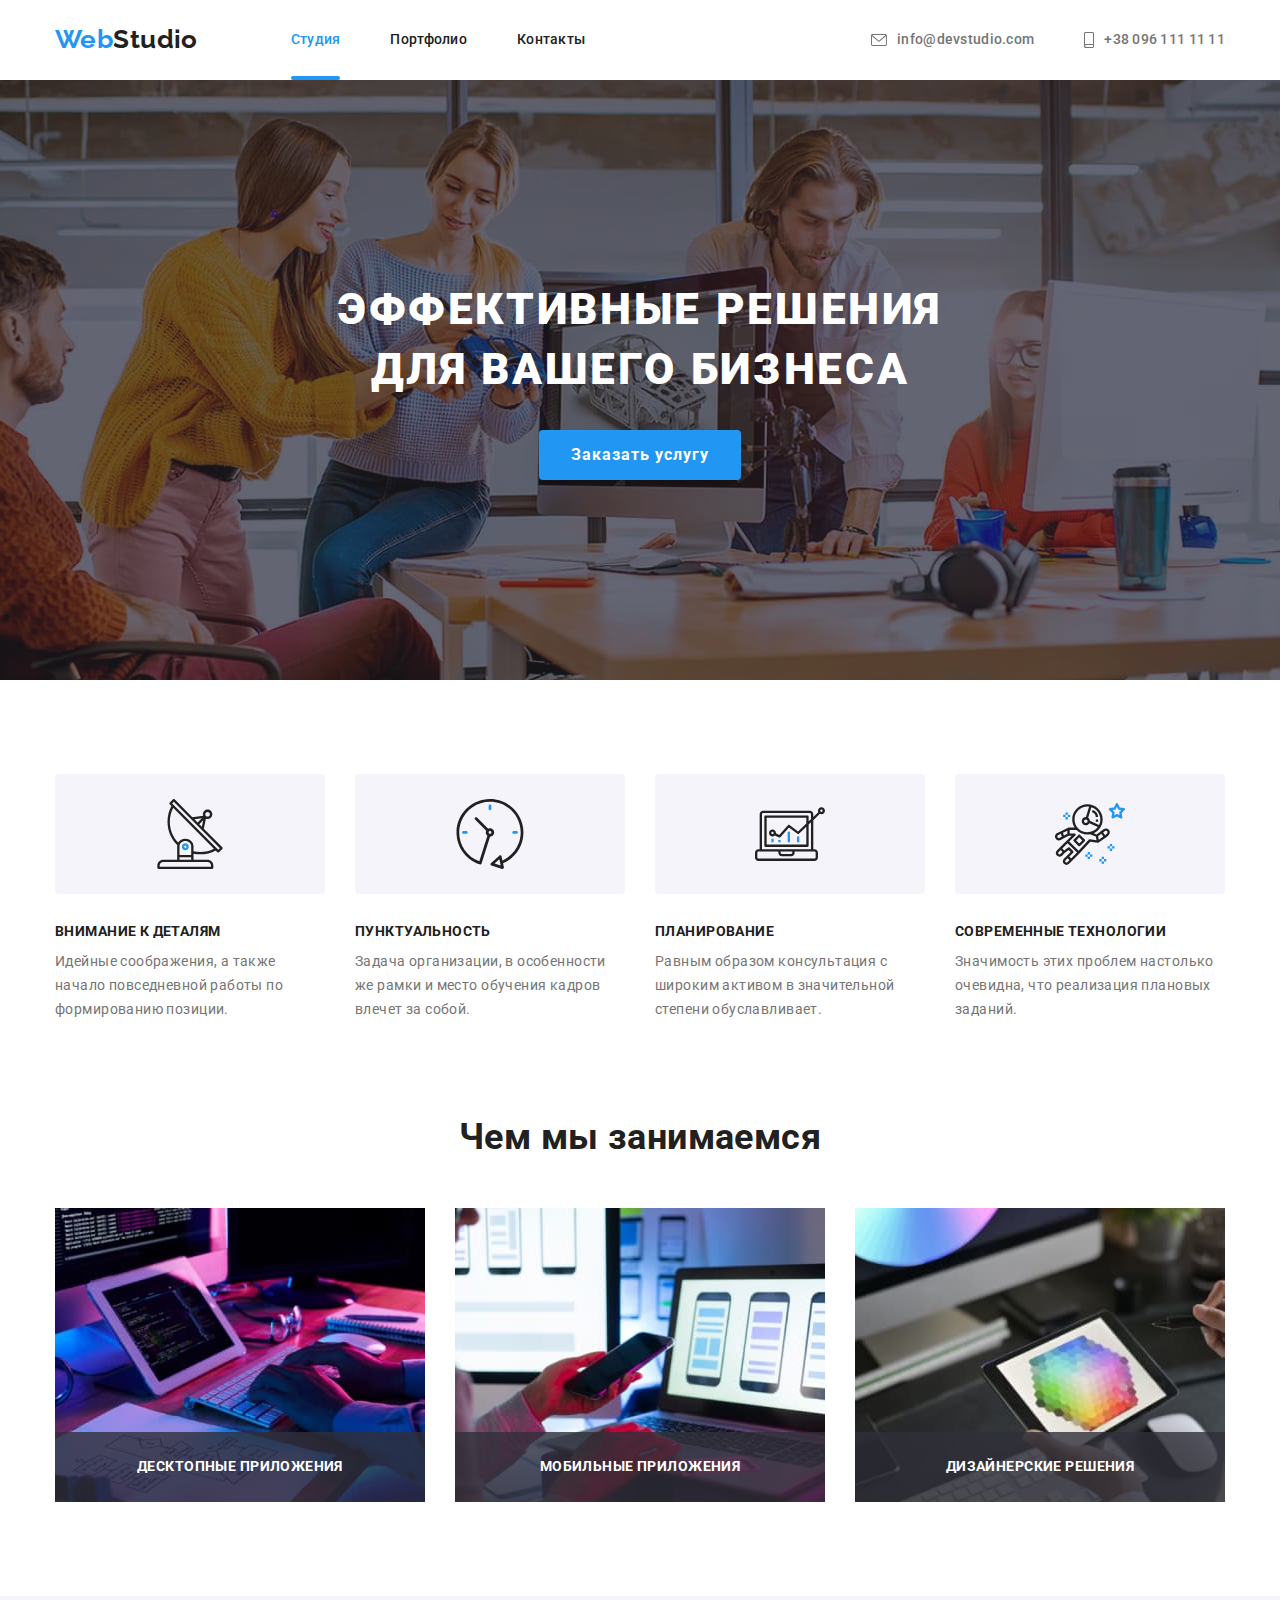
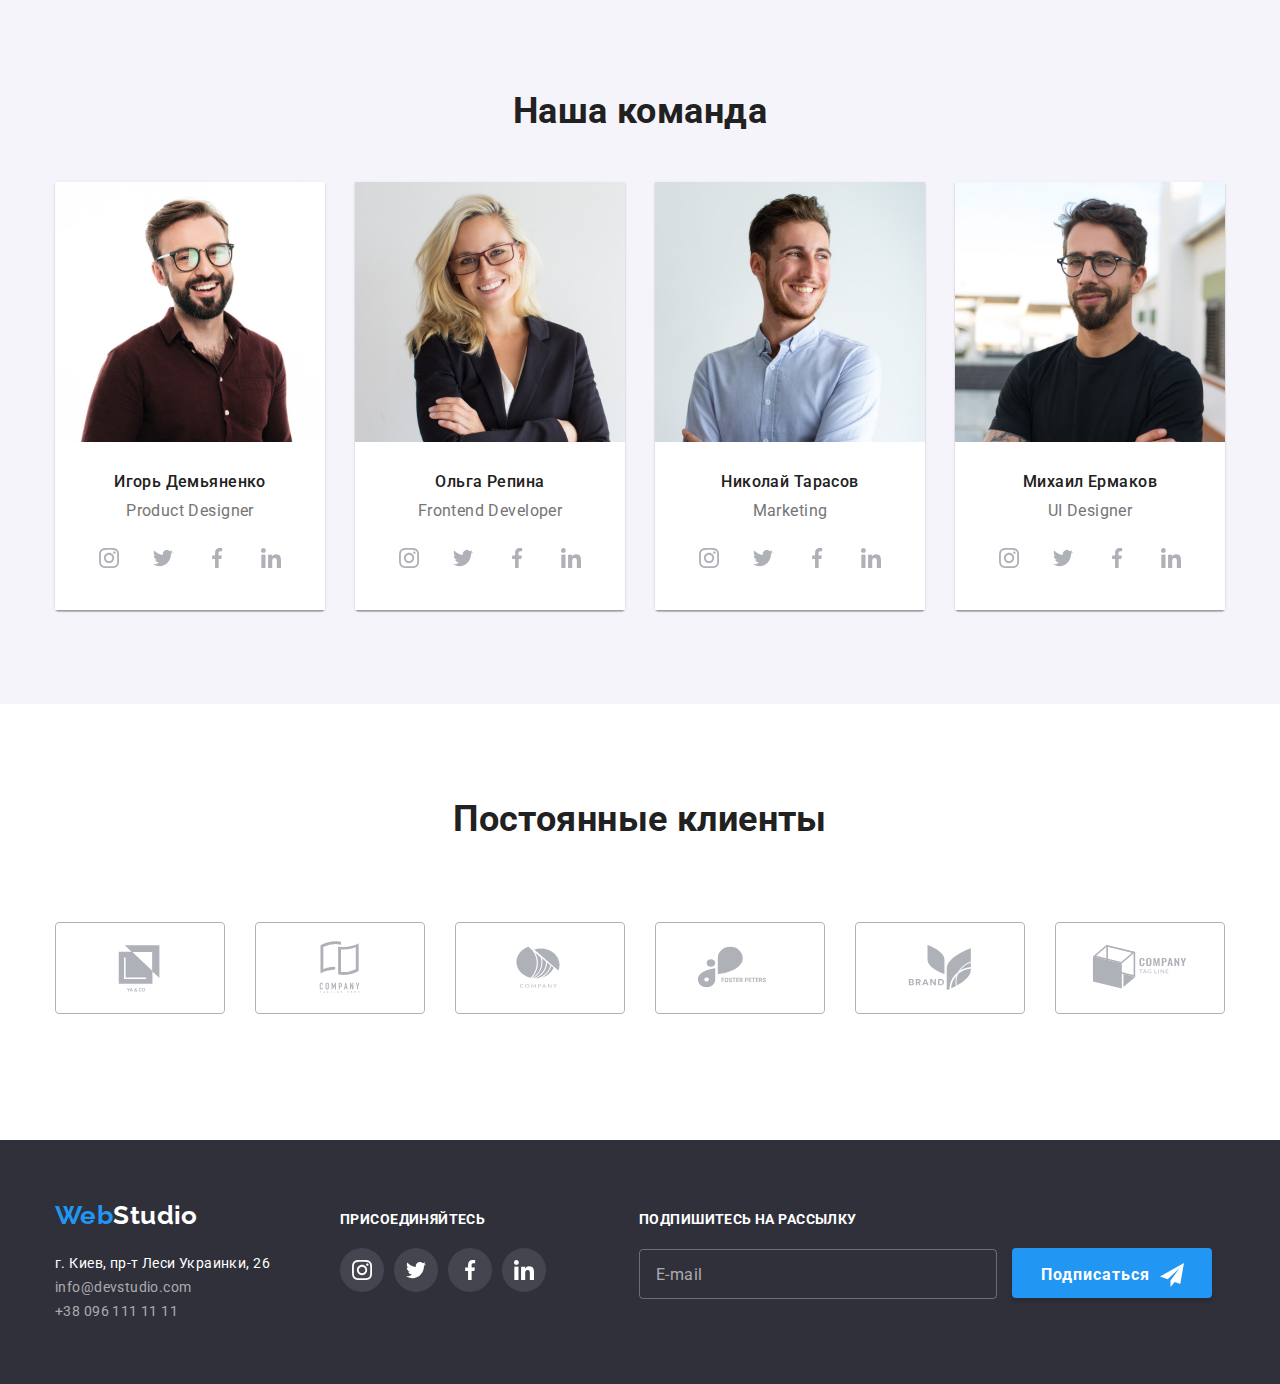
<file: index.html>
<!DOCTYPE html>
<html lang="ru">
  <head>
    <meta charset="UTF-8" />
    <meta http-equiv="X-UA-Compatible" content="IE=edge" />
    <meta name="viewport" content="width=device-width, initial-scale=1.0" />
    <title>Главная страница WebStudio</title>
    <link rel="preconnect" href="https://fonts.googleapis.com" />
    <link rel="preconnect" href="https://fonts.gstatic.com" crossorigin />
    <link
      href="https://fonts.googleapis.com/css2?family=Raleway:wght@700&family=Roboto:wght@400;500;700;900&display=swap"
      rel="stylesheet"
    />
    <link
      rel="stylesheet"
      href="https://cdnjs.cloudflare.com/ajax/libs/modern-normalize/1.1.0/modern-normalize.min.css"
    />
    <link rel="stylesheet" href="./css/styles.css" />
  </head>

  <body>
    <!--Шапка -->
    <header class="section-header">
      <div class="container header">
        <a class="logo link header" href="./index.html" lang="en">
          Web<span class="studio" lang="en">Studio</span>
        </a>
        <nav>
          <ul class="site-nav list">
            <li class="item"><a class="link current" href="">Студия</a></li>
            <li class="item"><a class="link next" href="./portfolio.html">Портфолио</a></li>
            <li class="item"><a class="link next" href="">Контакты</a></li>
          </ul>
        </nav>
        <ul class="contacts list">
          <li class="item contacts">
            <a class="contacts link" href="malito:info@devstudio.com">
              <svg class="icon-envelope" width="16" height="12">
                <use href="./images/webstudio/symbol-defs.svg#icon-envelope"></use></svg
              >info@devstudio.com
            </a>
          </li>
          <li class="item contacts">
            <a class="contacts link" href="tel:+380961111111"
              ><svg class="icon-smartphone" width="10" height="16">
                <use href="./images/webstudio/symbol-defs.svg#icon-smartphone"></use>
              </svg>
              +38 096 111 11 11</a
            >
          </li>
        </ul>
      </div>
    </header>
    <main>
      <!--Эффективные решения для вашего бизнеса-->
      <section class="section hero">
        <h1 class="hero-title">
          Эффективные решения<br />
          для вашего бизнеса
        </h1>
        <button class="button primary" type="button" data-modal-open>Заказать услугу</button>
      </section>
      <!--Наши преимущества-->
      <section class="section benefits">
        <div class="container">
          <h2 class="title-never">Наши преимущества</h2>
          <ul class="list benefits">
            <li class="item benefits">
              <div class="icon-background">
                <svg width="70" height="70">
                  <use href="./images/webstudio/symbol-defs.svg#icon-antenna"></use>
                </svg>
              </div>
              <h3 class="title-benefits">Внимание к деталям</h3>
              <p>
                Идейные соображения, а также начало повседневной работы по формированию позиции.
              </p>
            </li>
            <li class="item benefits">
              <div class="icon-background">
                <svg width="70" height="70">
                  <use href="./images/webstudio/symbol-defs.svg#icon-clock"></use>
                </svg>
              </div>
              <h3 class="title-benefits">Пунктуальность</h3>
              <p>
                Задача организации, в особенности же рамки и место обучения кадров влечет за собой.
              </p>
            </li>
            <li class="item benefits">
              <div class="icon-background">
                <svg width="70" height="70">
                  <use href="./images/webstudio/symbol-defs.svg#icon-diagram"></use>
                </svg>
              </div>
              <h3 class="title-benefits">Планирование</h3>
              <p>
                Равным образом консультация с широким активом в значительной степени обуславливает.
              </p>
            </li>
            <li class="item benefits">
              <div class="icon-background">
                <svg width="70" height="70">
                  <use href="./images/webstudio/symbol-defs.svg#icon-astronaut"></use>
                </svg>
              </div>
              <h3 class="title-benefits">Современные технологии</h3>
              <p>Значимость этих проблем настолько очевидна, что реализация плановых заданий.</p>
            </li>
          </ul>
        </div>
      </section>
      <!--Чем мы занимаемся-->
      <section class="section work">
        <div class="container">
          <h2 class="title work">Чем мы занимаемся</h2>
          <ul class="list work">
            <li class="item work">
              <img class="image" src="./images/webstudio/work1.jpg" alt="Верстка" width="370" />
              <div class="title-thumb">
                <h3 class="title image">Десктопные приложения</h3>
              </div>
            </li>
            <li class="item work">
              <img class="image" src="./images/webstudio/work2.jpg" alt="Дизайн" width="370" />
              <div class="title-thumb">
                <h3 class="title image">Мобильные приложения</h3>
              </div>
            </li>
            <li class="item work">
              <img class="image" src="./images/webstudio/work3.jpg" alt="Оформление" width="370" />
              <div class="title-thumb">
                <h3 class="title image">Дизайнерские решения</h3>
              </div>
            </li>
          </ul>
        </div>
      </section>
      <!--Наша команда-->
      <section class="section team">
        <div class="container">
          <h2 class="title team">Наша команда</h2>
          <ul class="list team">
            <li class="item team">
              <img
                src="./images/webstudio/productd.jpg"
                class="img"
                alt="Дизайнер продукта"
                width="270"
              />
              <div class="conteiner-team">
                <h3 class="title name">Игорь Демьяненко</h3>
                <p class="text-team" lang="en">Product Designer</p>
                <ul class="social-list">
                  <li class="social-item">
                    <a href="" class="social link">
                      <svg class="social-icon" width="20" height="20">
                        <use href="./images/webstudio/symbol-defs.svg#icon-instagram"></use>
                      </svg>
                    </a>
                  </li>
                  <li class="social-item">
                    <a href="" class="social link">
                      <svg class="social-icon" width="20" height="20">
                        <use href="./images/webstudio/symbol-defs.svg#icon-twitter"></use>
                      </svg>
                    </a>
                  </li>
                  <li class="social-item">
                    <a href="" class="social link">
                      <svg class="social-icon" width="20" height="20">
                        <use href="./images/webstudio/symbol-defs.svg#icon-facebook"></use>
                      </svg>
                    </a>
                  </li>
                  <li class="social-item">
                    <a href="" class="social link">
                      <svg class="social-icon" width="20" height="20">
                        <use href="./images/webstudio/symbol-defs.svg#icon-linkedin"></use>
                      </svg>
                    </a>
                  </li>
                </ul>
              </div>
            </li>
            <li class="item team">
              <img src="./images/webstudio/frontend.jpg" class="img" alt="Фронт-енд" width="270" />
              <div class="conteiner-team">
                <h3 class="title name">Ольга Репина</h3>
                <p class="text-team" lang="en">Frontend Developer</p>
                <ul class="social-list">
                  <li class="social-item">
                    <a href="" class="social link">
                      <svg class="social-icon" width="20" height="20">
                        <use href="./images/webstudio/symbol-defs.svg#icon-instagram"></use>
                      </svg>
                    </a>
                  </li>
                  <li class="social-item">
                    <a href="" class="social link">
                      <svg class="social-icon" width="20" height="20">
                        <use href="./images/webstudio/symbol-defs.svg#icon-twitter"></use>
                      </svg>
                    </a>
                  </li>
                  <li class="social-item">
                    <a href="" class="social link">
                      <svg class="social-icon" width="20" height="20">
                        <use href="./images/webstudio/symbol-defs.svg#icon-facebook"></use>
                      </svg>
                    </a>
                  </li>
                  <li class="social-item">
                    <a href="" class="social link">
                      <svg class="social-icon" width="20" height="20">
                        <use href="./images/webstudio/symbol-defs.svg#icon-linkedin"></use>
                      </svg>
                    </a>
                  </li>
                </ul>
              </div>
            </li>
            <li class="item team">
              <img
                src="./images/webstudio/marketing.jpg"
                class="img"
                alt="Маркетолог"
                width="270"
              />
              <div class="conteiner-team">
                <h3 class="title name">Николай Тарасов</h3>
                <p class="text-team" lang="en">Marketing</p>
                <ul class="social-list">
                  <li class="social-item">
                    <a href="" class="social link">
                      <svg class="social-icon" width="20" height="20">
                        <use href="./images/webstudio/symbol-defs.svg#icon-instagram"></use>
                      </svg>
                    </a>
                  </li>
                  <li class="social-item">
                    <a href="" class="social link">
                      <svg class="social-icon" width="20" height="20">
                        <use href="./images/webstudio/symbol-defs.svg#icon-twitter"></use>
                      </svg>
                    </a>
                  </li>
                  <li class="social-item">
                    <a href="" class="social link">
                      <svg class="social-icon" width="20" height="20">
                        <use href="./images/webstudio/symbol-defs.svg#icon-facebook"></use>
                      </svg>
                    </a>
                  </li>
                  <li class="social-item">
                    <a href="" class="social link">
                      <svg class="social-icon" width="20" height="20">
                        <use href="./images/webstudio/symbol-defs.svg#icon-linkedin"></use>
                      </svg>
                    </a>
                  </li>
                </ul>
              </div>
            </li>
            <li class="item team">
              <img src="./images/webstudio/uid.jpg" class="img" alt="Дизайнер" width="270" />
              <div class="conteiner-team">
                <h3 class="title name">Михаил Ермаков</h3>
                <p class="text-team" lang="en">UI Designer</p>
                <ul class="social-list">
                  <li class="social-item">
                    <a href="" class="social link">
                      <svg class="social-icon" width="20" height="20">
                        <use href="./images/webstudio/symbol-defs.svg#icon-instagram"></use>
                      </svg>
                    </a>
                  </li>
                  <li class="social-item">
                    <a href="" class="social link">
                      <svg class="social-icon" width="20" height="20">
                        <use href="./images/webstudio/symbol-defs.svg#icon-twitter"></use>
                      </svg>
                    </a>
                  </li>
                  <li class="social-item">
                    <a href="" class="social link">
                      <svg class="social-icon" width="20" height="20">
                        <use href="./images/webstudio/symbol-defs.svg#icon-facebook"></use>
                      </svg>
                    </a>
                  </li>
                  <li class="social-item">
                    <a href="" class="social link">
                      <svg class="social-icon" width="20" height="20">
                        <use href="./images/webstudio/symbol-defs.svg#icon-linkedin"></use>
                      </svg>
                    </a>
                  </li>
                </ul>
              </div>
            </li>
          </ul>
        </div>
      </section>
      <!-- Клиенты-->
      <section class="section clients">
        <div class="container">
          <h2 class="title clients">Постоянные клиенты</h2>
          <ul class="list clients">
            <li class="item clients">
              <a href="" class="link clients">
                <svg width="106" height="60" class="icon-clients">
                  <use href="./images/webstudio/symbol-defs.svg#icon-Logo1"></use>
                </svg>
              </a>
            </li>

            <li class="item clients">
              <a href="" class="link clients">
                <svg width="106" height="60" class="icon-clients">
                  <use href="./images/webstudio/symbol-defs.svg#icon-Logo2"></use>
                </svg>
              </a>
            </li>
            <li class="item clients">
              <a href="" class="link clients">
                <svg width="106" height="60" class="icon-clients">
                  <use href="./images/webstudio/symbol-defs.svg#icon-Logo3"></use>
                </svg>
              </a>
            </li>
            <li class="item clients">
              <a href="" class="link clients">
                <svg width="106" height="60" class="icon-clients">
                  <use href="./images/webstudio/symbol-defs.svg#icon-Logo4"></use>
                </svg>
              </a>
            </li>
            <li class="item clients">
              <a href="" class="link clients">
                <svg width="106" height="60" class="icon-clients">
                  <use href="./images/webstudio/symbol-defs.svg#icon-Logo5"></use>
                </svg>
              </a>
            </li>
            <li class="item clients">
              <a href="" class="link clients">
                <svg width="106" height="60" class="icon-clients">
                  <use href="./images/webstudio/symbol-defs.svg#icon-Logo6"></use>
                </svg>
              </a>
            </li>
          </ul>
        </div>
      </section>
    </main>
    <!--Футер-->
    <footer class="section footer">
      <div class="container flex footer">
        <div>
          <a class="logo link footer" href="./index.html">
            Web<span class="studio-sup">Studio</span>
          </a>
          <address class="address">
            <ul class="contacts-sup list">
              <li>
                <a
                  class="location link"
                  href="https://bit.ly/3pXMvUd"
                  target="_blank"
                  rel="noreferrer noopener"
                  >г. Киев, пр-т Леси Украинки, 26</a
                >
              </li>
              <li>
                <a class="contacts link" href="malito:info@devstudio.com"> info@devstudio.com</a>
              </li>
              <li>
                <a class="contacts link" href="tel:+380961111111">+38 096 111 11 11</a>
              </li>
            </ul>
          </address>
        </div>
        <div class="social-link">
          <h2 class="title social">присоединяйтесь</h2>
          <ul class="social-list footer">
            <li class="social-item">
              <a href="" class="social-link-footer link">
                <svg class="social-icon" width="20" height="20">
                  <use href="./images/webstudio/symbol-defs.svg#icon-instagram"></use>
                </svg>
              </a>
            </li>
            <li class="social-item">
              <a href="" class="social-link-footer link">
                <svg class="social-icon" width="20" height="20">
                  <use href="./images/webstudio/symbol-defs.svg#icon-twitter"></use>
                </svg>
              </a>
            </li>
            <li class="social-item">
              <a href="" class="social-link-footer link">
                <svg class="social-icon" width="20" height="20">
                  <use href="./images/webstudio/symbol-defs.svg#icon-facebook"></use>
                </svg>
              </a>
            </li>
            <li class="social-item">
              <a href="" class="social-link-footer link">
                <svg class="social-icon" width="20" height="20">
                  <use href="./images/webstudio/symbol-defs.svg#icon-linkedin"></use>
                </svg>
              </a>
            </li>
          </ul>
        </div>
        <div class="footer form">
          <h2 class="title form">Подпишитесь на рассылку</h2>
          <form class="footer-form">
            <label>
              <input class="footer-input" type="email" name="email" placeholder="E-mail" />
            </label>
            <button class="footer-submit" type="submit">
              <span class="footer-button"
                >Подписаться
                <svg width="24" height="24" class="icon-footer-form">
                  <use href="./images/webstudio/symbol-defs.svg#icon-icon-send"></use>
                </svg>
              </span>
            </button>
          </form>
        </div>
      </div>
    </footer>
    <div class="backdrop is-hidden" data-modal>
      <div class="modal">
        <p></p>
        <button class="button-closed" data-modal-close type="button">
          <svg class="closed-icon" width="18" height="18">
            <use href="./images/webstudio/symbol-defs.svg#icon-close-black"></use>
          </svg>
        </button>

        <strong class="text-modal">Оставьте свои данные, мы вам перезвоним</strong>
        <form class="user-form">
          <label class="user-info" for="name">
            <span class="user-text">Имя</span>
            <input class="form-input" type="text" name="name" id="name" />
            <svg class="form-icon" width="12" height="12">
              <use href="./images/webstudio/symbol-defs.svg#icon-client"></use>
            </svg>
          </label>

          <label class="user-info" for="tel">
            <span class="user-text">Телефон</span>
            <input class="form-input" type="tel" name="tel" id="tel" />
            <svg class="form-icon" width="13" height="13">
              <use href="./images/webstudio/symbol-defs.svg#icon-tel"></use>
            </svg>
          </label>

          <label class="user-info" for="email">
            <span class="user-text">Почта</span>
            <input class="form-input" type="email" name="email" id="email" />
            <svg class="form-icon" width="15" height="12">
              <use href="./images/webstudio/symbol-defs.svg#icon-email"></use>
            </svg>
          </label>

          <label>
            <span class="user-text">Комментарий</span>
            <textarea class="textarea" name="coments" placeholder="Введите текст"></textarea>
          </label>

          <label class="form-policity-group" for="agree">
            <input
              class="checkbox visually-hidden"
              type="checkbox"
              name="checkbox"
              value="agree"
              id="agree"
            />
            <span class="custom-checkbox">
              <svg class="custom-checkbox-icon" width="16" height="15">
                <use href="./images/webstudio/symbol-defs.svg#icon-agree"></use>
              </svg>
            </span>
            <span class="form-policity-text"
              >Соглашаюсь с рассылкой и принимаю
              <a class="form-policity-terms" href="">Условия договора</a>
            </span>
          </label>
          <button class="button-submit" type="submit">Отправить</button>
        </form>
      </div>
    </div>
    <script src="./modal.js"></script>
  </body>
</html>
</file>
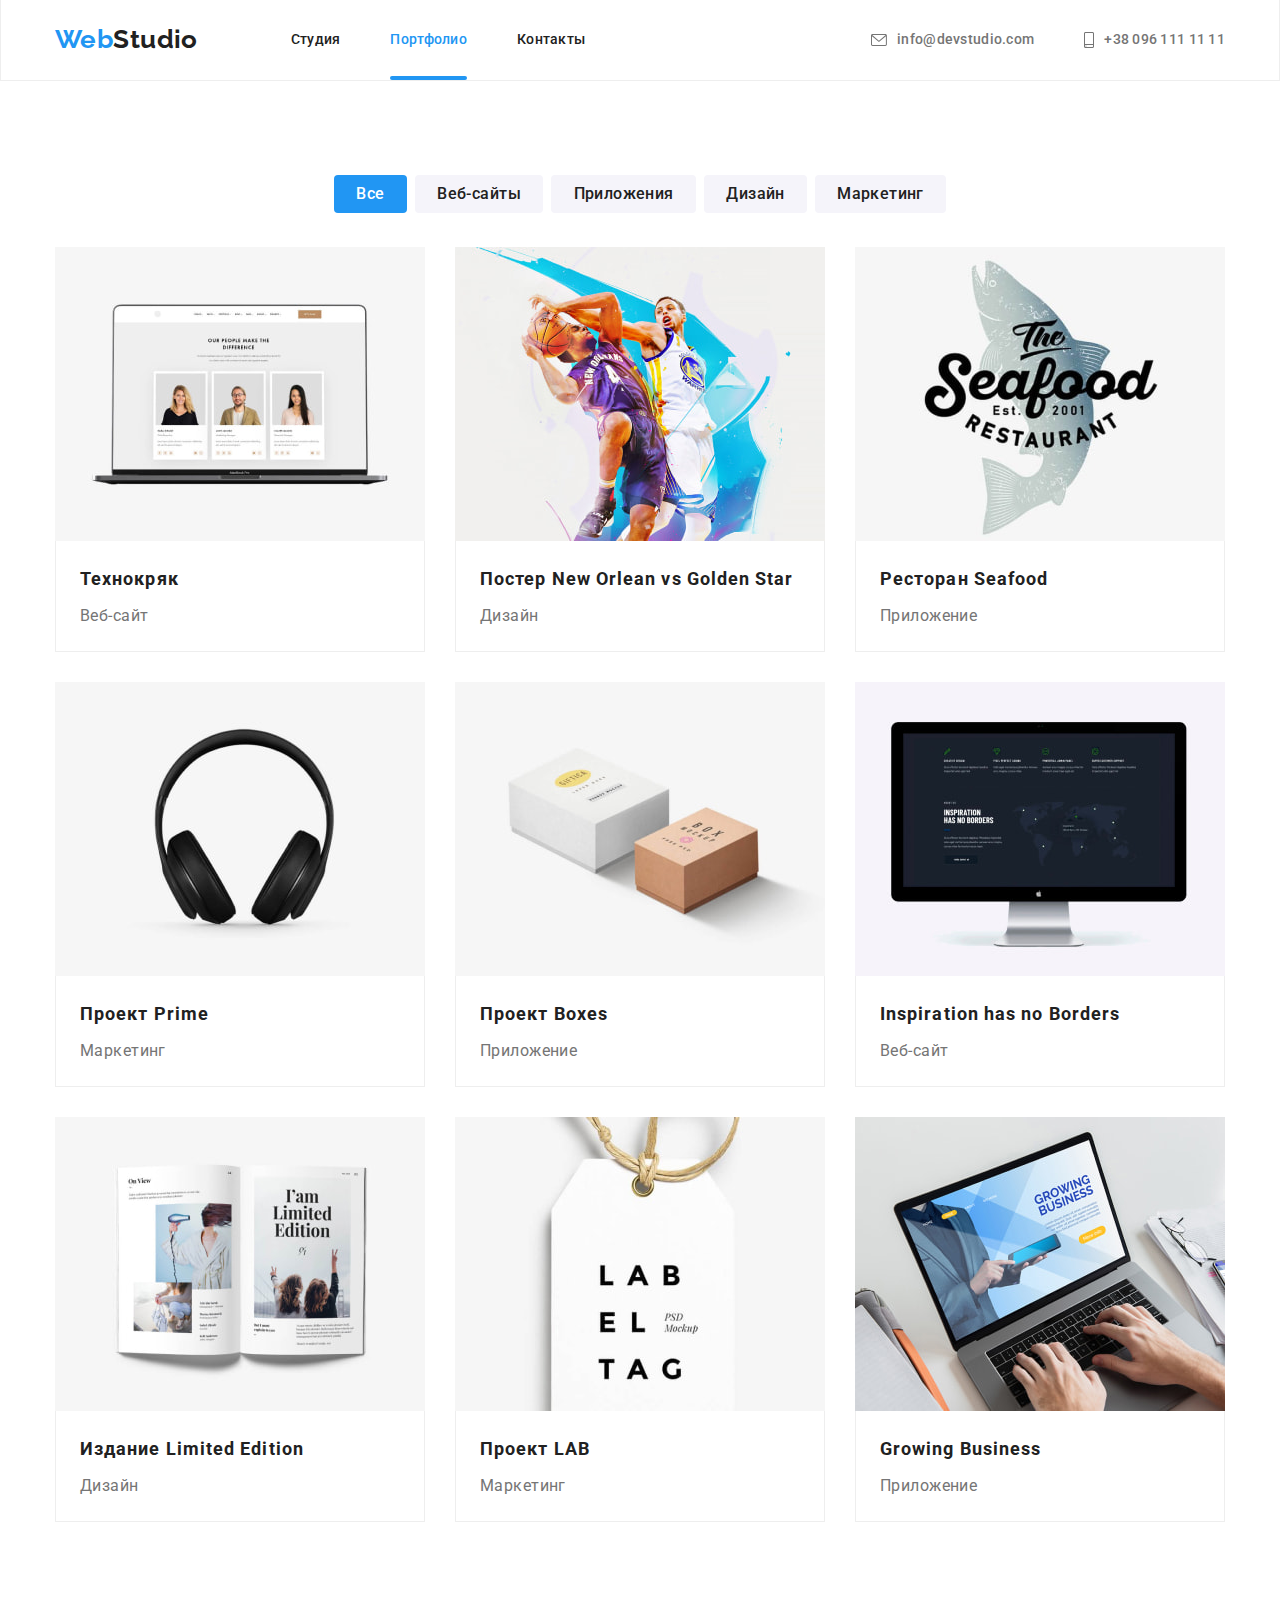
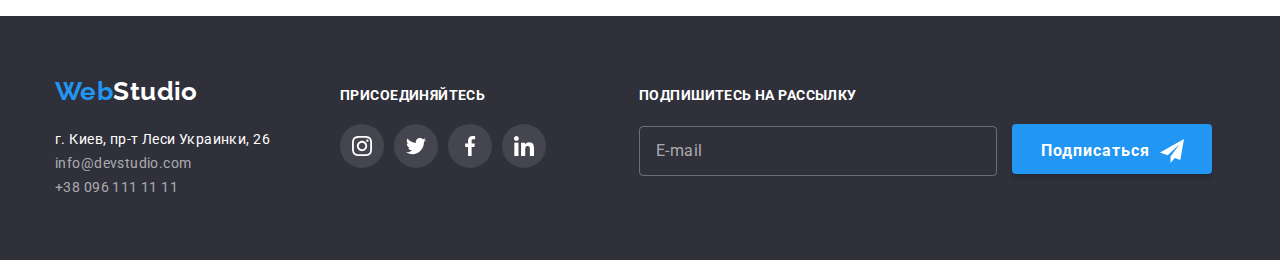
<file: portfolio.html>
<!DOCTYPE html>
<html lang="ru">
  <head>
    <meta charset="UTF-8" />
    <meta http-equiv="X-UA-Compatible" content="IE=edge" />
    <meta name="viewport" content="width=device-width, initial-scale=1.0" />
    <title>Портфолио</title>
    <link rel="preconnect" href="https://fonts.googleapis.com" />
    <link rel="preconnect" href="https://fonts.gstatic.com" crossorigin />
    <link
      href="https://fonts.googleapis.com/css2?family=Raleway:wght@700&family=Roboto:wght@400;500;700;900&display=swap"
      rel="stylesheet"
    />
    <link
      rel="stylesheet"
      href="https://cdnjs.cloudflare.com/ajax/libs/modern-normalize/1.1.0/modern-normalize.min.css"
    />
    <link rel="stylesheet" href="./css/styles.css" />
  </head>
  <body>
    <!--шапка-->
    <header class="section-header border">
      <div class="container header">
        <a class="logo link header" href="./index.html" lang="en">
          Web<span class="studio" lang="en">Studio</span>
        </a>
        <nav>
          <ul class="site-nav list">
            <li class="item"><a class="link next" href="./index.html">Студия</a></li>
            <li class="item"><a class="link current" href="">Портфолио</a></li>
            <li class="item"><a class="link next" href="">Контакты</a></li>
          </ul>
        </nav>
        <ul class="contacts list">
          <li class="item contacts">
            <a class="contacts link" href="malito:info@devstudio.com">
              <svg class="icon-envelope" width="16" height="12">
                <use href="./images/webstudio/symbol-defs.svg#icon-envelope"></use></svg
              >info@devstudio.com
            </a>
          </li>
          <li class="item contacts">
            <a class="contacts link" href="tel:+380961111111"
              ><svg class="icon-smartphone" width="10" height="16">
                <use href="./images/webstudio/symbol-defs.svg#icon-smartphone"></use>
              </svg>
              +38 096 111 11 11</a
            >
          </li>
        </ul>
      </div>
    </header>
    <main>
      <!--Фильтр и примеры работ-->
      <section class="section post">
        <div class="container">
          <h1 class="title-never">Перечень услуг</h1>
          <ul class="list filtr">
            <li class="item-filtr">
              <button class="button current all" type="button">Все</button>
            </li>
            <li class="item-filtr"><button class="button veb" type="button">Веб-сайты</button></li>
            <li class="item-filtr">
              <button class="button prog" type="button">Приложения</button>
            </li>
            <li class="item-filtr"><button class="button dis" type="button">Дизайн</button></li>
            <li class="item-filtr"><button class="button marc" type="button">Маркетинг</button></li>
          </ul>
          <ul class="list post">
            <li class="item">
              <a href="" class="link post">
                <div class="post-image-thumb">
                  <img
                    src="./images/portfolio/img-1.jpg"
                    class="img"
                    width="370"
                    alt="Сайт
                Технокряк"
                  />
                  <div class="card-overlay">
                    <p>
                      Ресурс предлагает комплексные предложения с разным уровнем функционала и
                      сервисов. Все это позволит посетителю получить исчерпывающие сведения о
                      компании или частном лице.
                    </p>
                  </div>
                </div>
                <div class="content border">
                  <h2 class="title portf">Технокряк</h2>
                  <p class="text-portf">Веб-сайт</p>
                </div>
              </a>
            </li>
            <li class="item">
              <a href="" class="link post">
                <div class="post-image-thumb">
                  <img src="./images/portfolio/img-2.jpg" class="img" width="370" alt="Постер" />
                  <div class="card-overlay">
                    <p>
                      Ресурс предлагает комплексные предложения с разным уровнем функционала и
                      сервисов. Все это позволит посетителю получить исчерпывающие сведения о
                      компании или частном лице.
                    </p>
                  </div>
                </div>
                <div class="content border">
                  <h2 class="title portf">Постер New Orlean vs Golden Star</h2>
                  <p class="text-portf">Дизайн</p>
                </div>
              </a>
            </li>
            <li class="item">
              <a href="" class="link post">
                <div class="post-image-thumb">
                  <img
                    src="./images/portfolio/img-3.jpg"
                    class="img"
                    width="370"
                    alt="Приложение
                ресторана"
                  />
                  <div class="card-overlay">
                    <p>
                      Ресурс предлагает комплексные предложения с разным уровнем функционала и
                      сервисов. Все это позволит посетителю получить исчерпывающие сведения о
                      компании или частном лице.
                    </p>
                  </div>
                </div>
                <div class="content border">
                  <h2 class="title portf">Ресторан Seafood</h2>
                  <p class="text-portf">Приложение</p>
                </div>
              </a>
            </li>
            <li class="item">
              <a href="" class="link post">
                <div class="post-image-thumb">
                  <img
                    src="./images/portfolio/img-4.jpg"
                    class="img"
                    width="370"
                    alt="Проект
                маркетинга"
                  />
                  <div class="card-overlay">
                    <p>
                      Ресурс предлагает комплексные предложения с разным уровнем функционала и
                      сервисов. Все это позволит посетителю получить исчерпывающие сведения о
                      компании или частном лице.
                    </p>
                  </div>
                </div>
                <div class="content border">
                  <h2 class="title portf">Проект Prime</h2>
                  <p class="text-portf">Маркетинг</p>
                </div>
              </a>
            </li>
            <li class="item">
              <a href="" class="link post">
                <div class="post-image-thumb">
                  <img
                    src="./images/portfolio/img-5.jpg"
                    class="img"
                    width="370"
                    alt="Приложение"
                  />
                  <div class="card-overlay">
                    <p>
                      Ресурс предлагает комплексные предложения с разным уровнем функционала и
                      сервисов. Все это позволит посетителю получить исчерпывающие сведения о
                      компании или частном лице.
                    </p>
                  </div>
                </div>
                <div class="content border">
                  <h2 class="title portf">Проект Boxes</h2>
                  <p class="text-portf">Приложение</p>
                </div>
              </a>
            </li>
            <li class="item">
              <a href="" class="link post">
                <div class="post-image-thumb">
                  <img src="./images/portfolio/img-6.jpg" class="img" width="370" alt="Сайт" />
                  <div class="card-overlay">
                    <p>
                      Ресурс предлагает комплексные предложения с разным уровнем функционала и
                      сервисов. Все это позволит посетителю получить исчерпывающие сведения о
                      компании или частном лице.
                    </p>
                  </div>
                </div>
                <div class="content border">
                  <h2 class="title portf" lang="en">Inspiration has no Borders</h2>
                  <p class="text-portf">Веб-сайт</p>
                </div>
              </a>
            </li>
            <li class="item">
              <a href="" class="link post">
                <div class="post-image-thumb">
                  <img
                    src="./images/portfolio/img-7.jpg"
                    class="img"
                    alt="Дизайн
                издания"
                  />
                  <div class="card-overlay">
                    <p>
                      Ресурс предлагает комплексные предложения с разным уровнем функционала и
                      сервисов. Все это позволит посетителю получить исчерпывающие сведения о
                      компании или частном лице.
                    </p>
                  </div>
                </div>
                <div class="content border">
                  <h2 class="title portf">Издание Limited Edition</h2>
                  <p class="text-portf">Дизайн</p>
                </div>
              </a>
            </li>
            <li class="item">
              <a href="" class="link post">
                <div class="post-image-thumb">
                  <img src="./images/portfolio/img-8.jpg" class="img" width="370" alt="Проект" />
                  <div class="card-overlay">
                    <p>
                      Ресурс предлагает комплексные предложения с разным уровнем функционала и
                      сервисов. Все это позволит посетителю получить исчерпывающие сведения о
                      компании или частном лице.
                    </p>
                  </div>
                </div>
                <div class="content border">
                  <h2 class="title portf">Проект LAB</h2>
                  <p class="text-portf">Маркетинг</p>
                </div>
              </a>
            </li>
            <li class="item">
              <a href="" class="link post">
                <div class="post-image-thumb">
                  <img
                    src="./images/portfolio/img-9.jpg"
                    class="img"
                    width="370"
                    alt="Приложение"
                  />
                  <div class="card-overlay">
                    <p>
                      Ресурс предлагает комплексные предложения с разным уровнем функционала и
                      сервисов. Все это позволит посетителю получить исчерпывающие сведения о
                      компании или частном лице.
                    </p>
                  </div>
                </div>
                <div class="content border">
                  <h2 class="title portf" lang="en">Growing Business</h2>
                  <p class="text-portf">Приложение</p>
                </div>
              </a>
            </li>
          </ul>
        </div>
      </section>
    </main>
    <!--Футер-->
    <footer class="section footer">
      <div class="container flex footer">
        <div>
          <a class="logo link footer" href="./index.html">
            Web<span class="studio-sup">Studio</span>
          </a>
          <address class="address">
            <ul class="contacts-sup list">
              <li>
                <a
                  class="location link"
                  href="https://bit.ly/3pXMvUd"
                  target="_blank"
                  rel="noreferrer noopener"
                  >г. Киев, пр-т Леси Украинки, 26</a
                >
              </li>
              <li>
                <a class="contacts link" href="malito:info@devstudio.com"> info@devstudio.com</a>
              </li>
              <li>
                <a class="contacts link" href="tel:+380961111111">+38 096 111 11 11</a>
              </li>
            </ul>
          </address>
        </div>
        <div class="social-link">
          <h2 class="title social">присоединяйтесь</h2>
          <ul class="social-list footer">
            <li class="social-item">
              <a href="" class="social-link-footer link">
                <svg class="social-icon" width="20" height="20">
                  <use href="./images/webstudio/symbol-defs.svg#icon-instagram"></use>
                </svg>
              </a>
            </li>
            <li class="social-item">
              <a href="" class="social-link-footer link">
                <svg class="social-icon" width="20" height="20">
                  <use href="./images/webstudio/symbol-defs.svg#icon-twitter"></use>
                </svg>
              </a>
            </li>
            <li class="social-item">
              <a href="" class="social-link-footer link">
                <svg class="social-icon" width="20" height="20">
                  <use href="./images/webstudio/symbol-defs.svg#icon-facebook"></use>
                </svg>
              </a>
            </li>
            <li class="social-item">
              <a href="" class="social-link-footer link">
                <svg class="social-icon" width="20" height="20">
                  <use href="./images/webstudio/symbol-defs.svg#icon-linkedin"></use>
                </svg>
              </a>
            </li>
          </ul>
        </div>
        <div class="footer form">
          <h2 class="title form">Подпишитесь на рассылку</h2>
          <form class="footer-form">
            <label>
              <input class="footer-input" type="email" name="email" placeholder="E-mail" />
            </label>
            <button class="footer-submit" type="submit">
              <span class="footer-button"
                >Подписаться
                <svg width="24" height="24" class="icon-footer-form">
                  <use href="./images/webstudio/symbol-defs.svg#icon-icon-send"></use>
                </svg>
              </span>
            </button>
          </form>
        </div>
      </div>
    </footer>
  </body>
</html>
</file>
<file: css/styles.css>
/* цвет основного текста #757575 */
/* цвет текста вторичный в почте и телефона в хедере #757575 */
/* Эффективные решения для вашего бизнеса цвет текста #FFFFFF */

/* цвет текста чем мы занимаємся #212121 */
/* цвет текста Наша команда #212121 */

/* цвет текста футер адресс #FFFFFF */
/* цвет текста футер е-мейл и телефон color: rgba(255, 255, 255, 0.6) */
/* цвет текста ховер #2196F3 */
:root {
  --primary-text-color: #757575;
  --title-text-color: #212121;
  --accent-color: #2196f3;
  --white-color: #ffffff;
  --second-white-color: #f5f4fa;
  --timing-function: cubic-bezier(0.4, 0, 0.2, 1);
}

body {
  color: var(--primary-text-color);
  font-family: Roboto, helvetica, arial, sans-serif;
  background-color: var(--white-color);
  letter-spacing: 0.03em;
  font-size: 14px;
  line-height: 1.71;
}

h1,
h2,
h3,
h4,
h5,
h6,
p,
ul {
  margin-top: 0;
  margin-bottom: 0;
}
.container {
  width: 1200px;
  padding-left: 15px;
  padding-right: 15px;
  margin: 0 auto;
}
.section {
  padding-top: 94px;
  padding-bottom: 94px;
}
.logo.link.header {
  display: block;
  padding-top: 24px;
  padding-bottom: 25px;
}
/* позиционирование элементов хедера*/
.container.header {
  display: flex;
  align-items: center;
}
.section.hero {
  padding-top: 200px;
  padding-bottom: 200px;
  background-color: #2f303a;

  max-width: 1600px;
  height: 600px;
  margin-left: auto;
  margin-right: auto;
  background-image: linear-gradient(to right, rgba(47, 48, 58, 0.4), rgba(47, 48, 58, 0.4)),
    url('..//images/webstudio/hero.jpg');
  background-repeat: no-repeat;
  background-position: center;
  background-size: cover;

  text-align: center;
}

.section.work {
  padding-top: 0px;
}
.address {
  margin-top: 20px;
}
/*.link.contacts {
  display: inline-block;
  margin-top: 9px;
}*/
.list.filtr {
  display: flex;
  margin-bottom: 34px;
  justify-content: center;
}

.list.filtr .item-filtr + .item-filtr {
  margin-left: 8px;
}
/*Задает расположение на раздел Наши преимущества*/
.list.benefits {
  display: flex;
}
.list.benefits .item + .item {
  margin-left: 30px;
}
/*Задает размер поля для текста в Наши преимущества*/
.list.benefits .item {
  width: 270px;
}
/*Задает расположение на раздел Чем мы занимаемся*/
.list.work {
  display: flex;
}
.list.work .item + .item {
  margin-left: 30px;
}
/*======================
Заголовки картинок в Чем мы занимаемся
========================*/
.title.image {
  color: var(--white-color);
  text-transform: uppercase;
  text-align: center;
}

.title-thumb {
  width: 370px;
  height: 70px;

  background: rgba(47, 48, 58, 0.8);

  display: flex;
  justify-content: center;
  align-items: center;
  bottom: 0;
}
.title-thumb {
  position: absolute;
}
/*Задаем позицию предку для выравнивания заголовка*/
.item.work {
  position: relative;
}
.image {
  display: block;
}
/*==========================================
============================================*/
/*Задает расположение на раздел Наша команда*/
.list.team {
  display: flex;
}
.list.team .item + .item {
  margin-left: 30px;
}
/*Задает расположение в разделе Примеры работ*/
.list.post {
  display: flex;
  flex-wrap: wrap;
}
.list.post .item {
  width: 370px;
  margin-right: 30px;
  margin-bottom: 30px;
}
.list.post .item:nth-child(3n) {
  margin-right: 0px;
}
.list.post .item:nth-last-child(-n + 3) {
  margin-bottom: 0;
}
/*Задает расположение иконок в футере*/
.list.social {
  display: flex;
}

/*Позиционирование текста в карточке портфолио*/
.content {
  padding: 20px 24px;
}
.conteiner-team {
  padding-top: 30px;
  padding-bottom: 30px;
  background-color: #ffffff;
}
.img {
  display: block;
}

/*Рамка для карточек Нашей команды*/
.item.team {
  box-shadow: 0px 1px 3px rgba(0, 0, 0, 0.12), 0px 1px 1px rgba(0, 0, 0, 0.14),
    0px 2px 1px rgba(0, 0, 0, 0.2);
  border-radius: 0px 0px 4px 4px;
}
/*Размещение Иконок в Наших преимуществах*/
/*.item.benefits::before {
  display: block;
  content: '';
  height: 120px;

  margin-bottom: 30px;

  background-color: #f5f4fa;
  background-position: center;
  background-repeat: no-repeat;
  background-size: contain;
}
*/
/* Класс на цвет логотипа*/
.logo {
  color: var(--accent-color);
  font-family: Raleway, sans-serif;
  font-weight: 700;
  font-size: 26px;
  line-height: 1.19;
}

/* Класс на вторую часть логотипа header*/
.studio {
  color: var(--title-text-color);
}
/* Класс вторую часть логотипа в footer */
.studio-sup {
  color: var(--white-color);
}

/* Класс убирает точки в начале списка*/
.list {
  list-style: none;
  padding: 0;
  margin: 0;
}
/* Убирает подчеркивание у ссылок*/
.link {
  text-decoration: none;
}
.link.post {
  color: inherit;
  transition: box-shadow 250ms var(--timing-function);
}

.list.post .item:hover {
  box-shadow: 0px 1px 1px rgba(0, 0, 0, 0.12), 0px 4px 4px rgba(0, 0, 0, 0.06),
    1px 4px 6px rgba(0, 0, 0, 0.16);
}
/* ======================
========Site nav==========*/
.site-nav {
  display: flex;
  margin-left: 93px;

  font-weight: 500;
  /*font-size: 14px;*/
  line-height: 1.14;
  letter-spacing: 0.02em;
}
/*Отступ между пунктами списка в навигации 50px.кроме последнего*/
/*.site-nav .item:not(:last-child) {
  margin-right: 50px;
}*/
.site-nav .item + .item {
  margin-left: 50px;
}

.site-nav .link:hover,
.site-nav .link:focus {
  color: var(--accent-color);
}
.site-nav .link {
  display: block;
  padding-top: 32px;
  padding-bottom: 32px;

  color: var(--title-text-color);

  transition: color 250ms var(--timing-function);
}
/* Нижние подчеркивание текущей страницы*/

.link.current:after {
  content: '';

  position: absolute;
  left: 0;
  bottom: 0;

  display: block;
  width: 100%;
  height: 4px;

  background-color: var(--accent-color);
  border-radius: 2px;
}

/*Добавление эффекта на ссылки навигации*/
.site-nav .link.next {
  position: relative;
}
.link.next::after {
  content: '';

  position: absolute;
  left: 0;
  bottom: 0;

  display: block;
  width: 100%;
  height: 4px;

  background-color: var(--accent-color);
  border-radius: 2px;
  transform: scaleX(0);
  transition: transform 250ms var(--timing-function);
}
.link.next:hover::after {
  transform: scaleX(1);
}

/* Подсветка текущей страницы*/
.site-nav .link.current {
  color: var(--accent-color);
  position: relative;
}

/*============================
==============================*/
/* hero*/
.hero-title {
  /*margin-top: 0;*/
  margin-bottom: 30px;

  color: var(--white-color);
  font-weight: 900;
  font-size: 44px;
  line-height: 1.36;
  letter-spacing: 0.06em;
  text-transform: uppercase;
}

/* section */
.title {
  color: var(--title-text-color);
  font-weight: 700;
  font-size: inherit;
  line-height: 1.14;
  /*text-transform: uppercase;*/
}
.title-benefits {
  color: var(--title-text-color);
  font-weight: 700;
  font-size: inherit;
  line-height: 1.14;
  text-transform: uppercase;

  /*margin-top: 0;*/
  margin-bottom: 10px;
}
.title.social {
  color: var(--white-color);
  text-transform: uppercase;
  margin-bottom: 20px;
}

/* Класс скрывает семантический заголовок*/
.title-never {
  position: absolute;
  width: 1px;
  height: 1px;
  margin: -1px;
  border: 0;
  padding: 0;

  white-space: nowrap;
  clip-path: inset(100%);
  clip: rect(0 0 0 0);
  overflow: hidden;
}
/*.text-benefits {
  font-size: 14px;
  line-height: 1.71;
}*/
.text-team {
  font-size: 16px;
  line-height: 1.19;
  text-align: center;
}
.text-portf {
  font-size: 16px;
  line-height: 1.88;
}
.title.work,
.title.team,
.title.clients {
  margin-bottom: 50px;
  font-weight: 700;
  font-size: 36px;
  line-height: 1.17;
  text-align: center;
}
/*.title.team {
  font-weight: 700;
  font-size: 36px;
  line-height: 1.17;
  text-align: center;
}*/
.title.name {
  font-weight: 500;
  font-size: 16px;
  line-height: 1.19;
  margin-bottom: 10px;
  text-align: center;
}
.title.portf {
  font-weight: 700;
  font-size: 18px;
  line-height: 2;
  letter-spacing: 0.06em;

  margin-bottom: 4px;
}

/*Button*/
.button {
  display: inline-block;
  border: none;
  padding: 6px 22px;

  color: var(--title-text-color);
  background-color: var(--second-white-color);
  cursor: pointer;
  font-weight: 500;
  font-size: 16px;
  line-height: 1.63;
  /* text-align: center;*/
  letter-spacing: inherit;
  font-family: inherit;
  border-radius: 4px;
  /*анимация кнопки*/
  transition: background-color 250ms var(--timing-function);
}
.button:hover,
.button:focus {
  background-color: var(--accent-color);
  color: var(--white-color);
  filter: drop-shadow(0px 4px 4px rgba(0, 0, 0, 0.25));
}
.button.primary {
  min-width: 200px;

  color: var(--white-color);
  font-weight: 700;
  font-size: 16px;
  line-height: 1.88;
  align-items: center;
  text-align: center;
  letter-spacing: 0.06em;

  background-color: var(--accent-color);
  cursor: pointer;

  border-radius: 4px;
  padding: 10px 32px;
  box-shadow: 0px 4px 4px rgba(0, 0, 0, 0.15);
  /*анимация кнопки*/
  transition: background-color 250ms var(--timing-function);
}
.button.primary:hover,
.button.primary:focus {
  background-color: #188ce8;
}
/*Задает цвет выделенной кнопки фильтра*/
.list .button.current {
  background-color: #2196f3;
  color: var(--white-color);
}
/*Задают размеры кнопок фильтра*/
.button.current.all {
  min-width: 73px;
}
.button.veb {
  min-width: 128px;
}
.button.prog {
  min-width: 145px;
}
.button.dis {
  min-width: 103px;
}
.button.marc {
  min-width: 130px;
}

/* Стиль написание шрифта и цвет контактов*/
.contacts .link {
  display: flex;
  align-items: center;
  font-style: normal;
  color: inherit;
  /*var(--primary-text-color);*/
  font-weight: 500;
  font-size: 14px;
  line-height: 1.14;
  letter-spacing: 0.02em;

  padding-top: 32px;
  padding-bottom: 32px;

  color: #757575;

  transition: color 250ms var(--timing-function);
}
/*Задает контакты в линию*/

.contacts.list {
  display: flex;
  margin-left: auto;
}
/*Задает отступы сверху и снизу для контактов*/
/*.contacts.list .link {
  display: block;
  padding-top: 32px;
  padding-bottom: 32px;
}*/
.contacts .item + .item {
  margin-left: 50px;
}
.contacts-sup .link {
  color: rgba(255, 255, 255, 0.6);
  font-style: normal;
  /*font-weight: 400;
  font-size: 14px;
  line-height: 1.71;*/

  transition: color 250ms var(--timing-function);
}
.contacts .link:hover,
.contacts .link:focus {
  color: var(--accent-color);
}
.contacts-sup .link:hover,
.contacts-sup .link:focus {
  color: var(--accent-color);
}

/* Цвет текста места расположение студии*/
.location.link {
  color: var(--white-color);
  /*font-weight: 400;
  font-size: 14px;
  line-height: 1.71;*/
}
/*Border headera на странице портфолио*/
.section-header.border {
  border-bottom: 1px solid #eeeeee;
}
.border {
  border-left: 1px solid #eeeeee;
  border-right: 1px solid #eeeeee;
  border-bottom: 1px solid #eeeeee;
}
.section.team {
  background-color: var(--second-white-color);
}
/*Цвет footer*/
.section.footer {
  padding-top: 60px;
  padding-bottom: 60px;

  background-color: #2f303a;
}

.flex.footer {
  display: flex;
  align-items: baseline;
}

.social-link {
  margin-left: 70px;
  min-width: 206px;
}

/*Иконки конверта и телефона*/

.icon-envelope {
  fill: currentColor;
  margin-right: 10px;
}
.icon-smartphone {
  fill: currentColor;
  margin-right: 10px;
}
/*Иконки в наших приемуществах*/
.icon-background {
  background-color: #f5f4fa;
  display: flex;
  justify-content: center;
  align-items: center;
  width: 270px;
  height: 120px;
  margin-bottom: 30px;
  border-radius: 4px;
}

/*=======================
Иконки соц сетей в нашей команде
=================================*/
.social-list {
  display: flex;
  align-items: center;
  justify-content: center;

  margin-top: 16px;
  list-style: none;
  padding: 0;
}
.social-item:not(:last-child) {
  margin-right: 10px;
}
.social.link {
  display: flex;
  align-items: center;
  justify-content: center;

  width: 44px;
  height: 44px;
  border-radius: 50%;

  color: #afb1b8;
  background-color: var(--white-color);

  transition: background-color 250ms var(--timing-function), color 250ms var(--timing-function);
}

.social-icon {
  fill: currentColor;
}
.social.link:hover,
.social.link:focus {
  color: var(--white-color);
  background-color: #2196f3;
}

/*Иконки наши клиенты*/

.list.clients {
  display: flex;
  justify-content: center;
  padding-top: 32px;
  padding-bottom: 32px;
}
.link.clients {
  display: flex;
  align-items: center;
  justify-content: center;

  width: 170px;
  height: 92px;
  border: 1px solid #afb1b8;
  border-radius: 4px;

  color: #afb1b8;

  transition: color 250ms var(--timing-function), border-color 250ms var(--timing-function);
}
.link.clients:hover {
  border-color: #2196f3;
  color: #2196f3;
}
.icon-clients {
  fill: currentColor;
}
.item.clients {
  margin-right: 30px;
}

.item.clients:last-child {
  margin-right: 0;
}
/*Стилизация ссылок ф футере соц.сети*/

.social-list.footer {
  display: flex;
  align-items: center;
  justify-content: flex-start;

  margin-top: 16px;
  list-style: none;
  padding: 0;
}
.social-link-footer.link {
  display: flex;
  align-items: center;
  justify-content: center;
  color: var(--white-color);
  background-color: rgba(255, 255, 255, 0.1);

  width: 44px;
  height: 44px;

  border-radius: 50%;

  transition: background-color 250ms var(--timing-function);
}

.social-link-footer.link:hover,
.social-link-footer.link:focus {
  background-color: #2196f3;
}
/*===============================

          Форма футер

================================*/

.footer.form {
  margin-left: 93px;
}

.title.form {
  color: var(--white-color);
  text-transform: uppercase;
  margin-bottom: 20px;
}

.footer-input {
  width: 358px;
  height: 50px;
  padding-left: 16px;
  padding-top: 15px;
  padding-bottom: 15px;

  font-size: 16px;
  line-height: 1.25;
  letter-spacing: inherit;

  color: var(--white-color);
  background-color: transparent;

  border: 1px solid rgba(255, 255, 255, 0.3);
  drop-shadow: (0px 4px 4px rgba(0, 0, 0, 0.15));
  border-radius: 4px;
}

.footer-input::placeholder {
  color: rgba(255, 255, 255, 0.6);
}

.footer-input:hover,
.footer-input:focus {
  border-color: var(--white-color);
}

.footer-submit {
  min-width: 200px;
  height: 50px;
  margin-left: 12px;

  font-weight: 700;
  font-size: 16px;
  letter-spacing: 0.06em;
  color: var(--white-color);

  padding-bottom: 10px;

  background-color: var(--accent-color);

  cursor: pointer;

  border: none;
  border-radius: 4px;
  box-shadow: 0px 4px 4px rgba(0, 0, 0, 0.15);
}

.footer-submit:hover,
.footer-submit:focus {
  background-color: #188ce8;
}

.icon-footer-form {
  fill: currentColor;
  margin-left: 10px;
}

.footer-button {
  display: flex;
  align-items: center;
  justify-content: center;
  padding-top: 13px;
}

/*==============================
            Портфолио
================================*/

/*Добавление на карточку наших работ текста при hover*/

.post-image-thumb {
  position: relative;
  overflow: hidden;
}

.card-overlay {
  position: absolute;
  top: 0;
  left: 0;

  width: 100%;
  height: 100%;
  padding: 63px 24px;

  font-size: 18px;
  line-height: 1.55;

  color: #ffffff;
  background-color: rgba(33, 150, 243, 0.9);

  transform: translateY(100%);
  transition: transform 250ms var(--timing-function);
}
.link.post:hover .card-overlay,
.link.post:focus .card-overlay {
  transform: translateY(0%);
}
/*========================
Модальное окно===========*/

.backdrop {
  position: fixed;
  width: 100%;
  height: 100%;
  top: 0;
  left: 0;

  z-index: 1;

  background-color: rgba(0, 0, 0, 0.2);

  opacity: 1;
  transition: opacity 250ms var(--timing-function);
}

.backdrop.is-hidden {
  opacity: 0;
  pointer-events: none;
  visibility: hidden;
}
.backdrop.is-hidden .modal {
  transform: translate(-50%, -50%) scale(0.5);
}
.modal {
  position: absolute;
  top: 50%;
  left: 50%;

  width: 528px;
  /*height: 581px;*/

  padding: 40px;

  background-color: var(--white-color);

  box-shadow: 0px 1px 3px rgba(0, 0, 0, 0.12), 0px 1px 1px rgba(0, 0, 0, 0.14),
    0px 2px 1px rgba(0, 0, 0, 0.2);
  border-radius: 4px;

  transform: translate(-50%, -50%) scale(1);

  transition: transform 250ms var(--timing-function);
}

.button-closed {
  position: absolute;
  top: 8px;
  right: 8px;

  display: flex;
  align-items: center;
  width: 30px;
  height: 30px;

  cursor: pointer;

  border-radius: 50%;
  border: 1px solid rgba(0, 0, 0, 0.1);
  background-color: transparent;

  /*анимация кнопки*/
  transition: background-color 250ms var(--timing-function), fill 250ms var(--timing-function);
}
.button-closed:focus,
.button-closed:hover {
  fill: #2196f3;
}
/*==============================
       Форма в мадальном окне
================================*/

.text-modal {
  display: flex;
  justify-content: center;
  margin-bottom: 12px;

  font-weight: 700;
  font-size: 20px;
  line-height: 1.15;
  color: var(--title-text-color);
  text-align: center;
}
.user-form {
  text-align: center;
}

.user-info {
  display: block;
  position: relative;
  text-align: left;
  transition: fill 250ms var(--timing-function);
}

.user-info:hover,
.user-info:focus {
  fill: var(--accent-color);
}

.user-text {
  display: block;
  padding-bottom: 4px;
  text-align: left;

  font-size: 12px;
  line-height: 1.17;
  letter-spacing: 0.01em;
}

.form-input {
  width: 100%;
  height: 40px;
  outline: none;

  padding-left: 42px;
  padding-top: 12px;
  padding-bottom: 12px;

  border: 1px solid rgba(33, 33, 33, 0.2);
  border-radius: 4px;

  margin-bottom: 10px;
  transition: border-color 250ms var(--timing-function);
}

.form-input:focus,
.form-input:hover {
  border-color: var(--accent-color);
}
.form-icon {
  position: absolute;
  top: 32px;
  left: 15px;
}

.textarea {
  display: block;
  width: 100%;
  min-height: 120px;
  margin-bottom: 20px;

  padding-left: 16px;
  padding-top: 12px;

  resize: none;
  outline: none;

  font-size: 12px;
  line-height: 1.17;
  letter-spacing: 0.01em;

  border-radius: 4px;
  border: 1px solid rgba(33, 33, 33, 0.2);

  transition: border-color 250ms var(--timing-function);
}
.textarea:hover,
.textarea:focus {
  border-color: var(--accent-color);
}
.textarea::placeholder {
  font-size: 14px;
  line-height: 1.14;
  letter-spacing: 0.01em;
  color: rgba(117, 117, 117, 0.5);
}

.textarea:focus,
.textarea:hover {
  border-color: var(--accent-color);
}

.form-policity-group {
  display: flex;
  align-items: center;
  padding-left: 12px;
}

.visually-hidden {
  position: absolute;
  white-space: nowrap;
  width: 1px;
  height: 1px;
  overflow: hidden;
  border: 0;
  padding: 0;
  clip: rect(0 0 0 0);
  clip-path: inset(50%);
  margin: -1px;
}
.custom-checkbox {
  width: 16px;
  height: 15px;
  display: flex;
  align-items: center;
  justify-content: center;
  margin-right: 7px;

  outline: 2px solid var(--title-text-color);
  outline-offset: -2px;
  border-radius: 2px;

  background-color: transparent;
  transition: background-color 250ms var(--timing-function);
}

.checkbox:checked + .custom-checkbox {
  background-color: var(--accent-color);
  outline: transparent;
}
.custom-checkbox-icon {
  opacity: 0;
  fill: var(--white-color);

  transition: opacity 250ms var(--timing-function);
}
.checkbox:checked + .custom-checkbox .custom-checkbox-icon {
  opacity: 1;
}

.form-policity-terms {
  color: var(--accent-color);
}
.button-submit {
  min-width: 200px;
  margin-top: 30px;
  padding-top: 10px;
  padding-bottom: 10px;

  font-weight: 700;
  font-size: 16px;
  line-height: 1.88;
  letter-spacing: 0.06em;
  text-align: center;
  color: var(--white-color);

  background-color: var(--accent-color);

  border: none;
  cursor: pointer;

  box-shadow: 0px 4px 4px rgba(0, 0, 0, 0.15);
  border-radius: 4px;

  /*анимация кнопки*/
  transition: background-color 250ms var(--timing-function);
}

.button-submit:hover,
.button-submit:focus {
  background-color: #188ce8;
}
</file>
